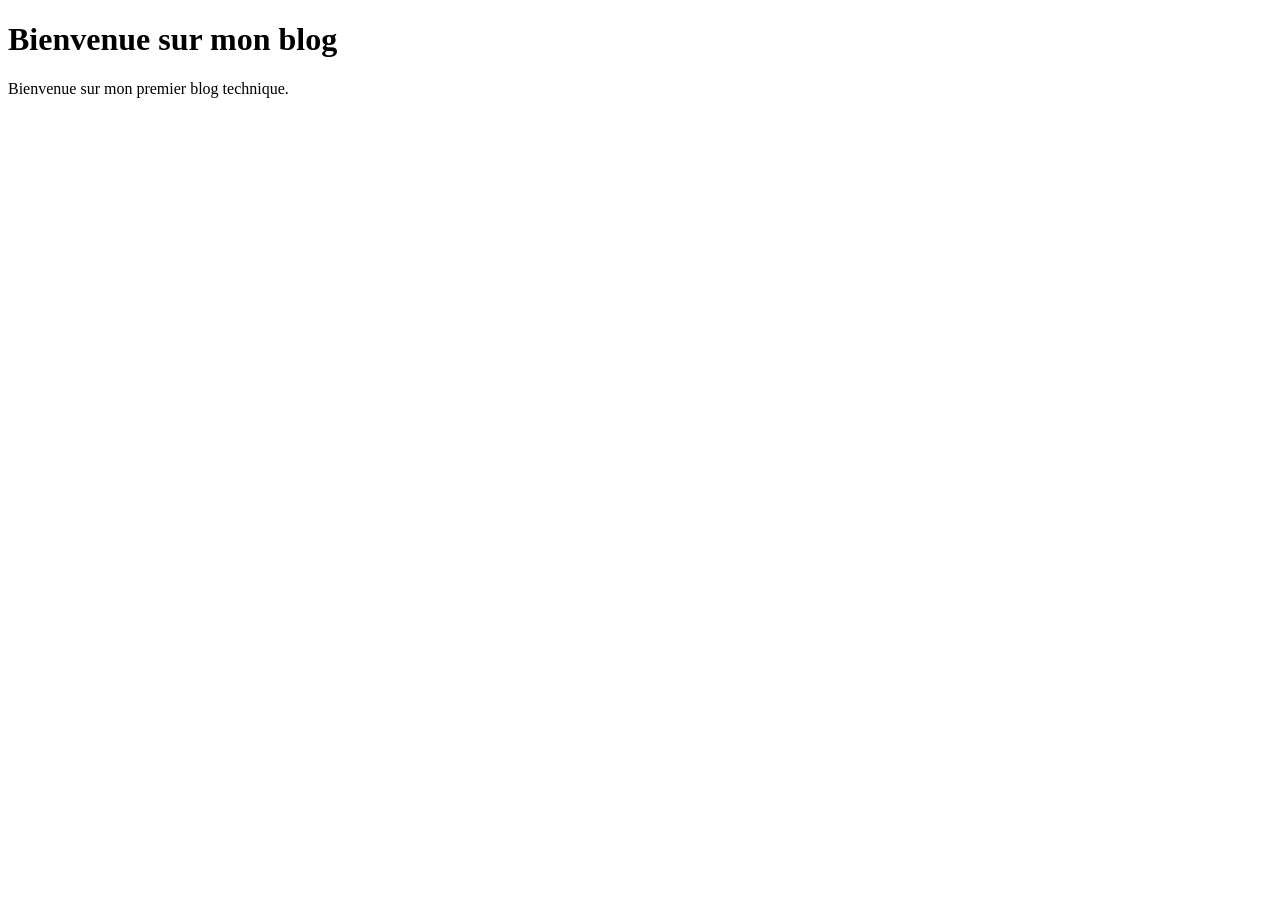
<file: index.html>
<!DOCTYPE html>
<html lang="fr">
<head>
    <meta charset="UTF-8">
    <meta name="viewport" content="width=device-width, initial-scale=1.0">
    <title>Mon premier blog</title>
</head>
<body>
    <h1>Bienvenue sur mon blog</h1>
    <p>Bienvenue sur mon premier blog technique.</p>
</body>
</html>
</file>
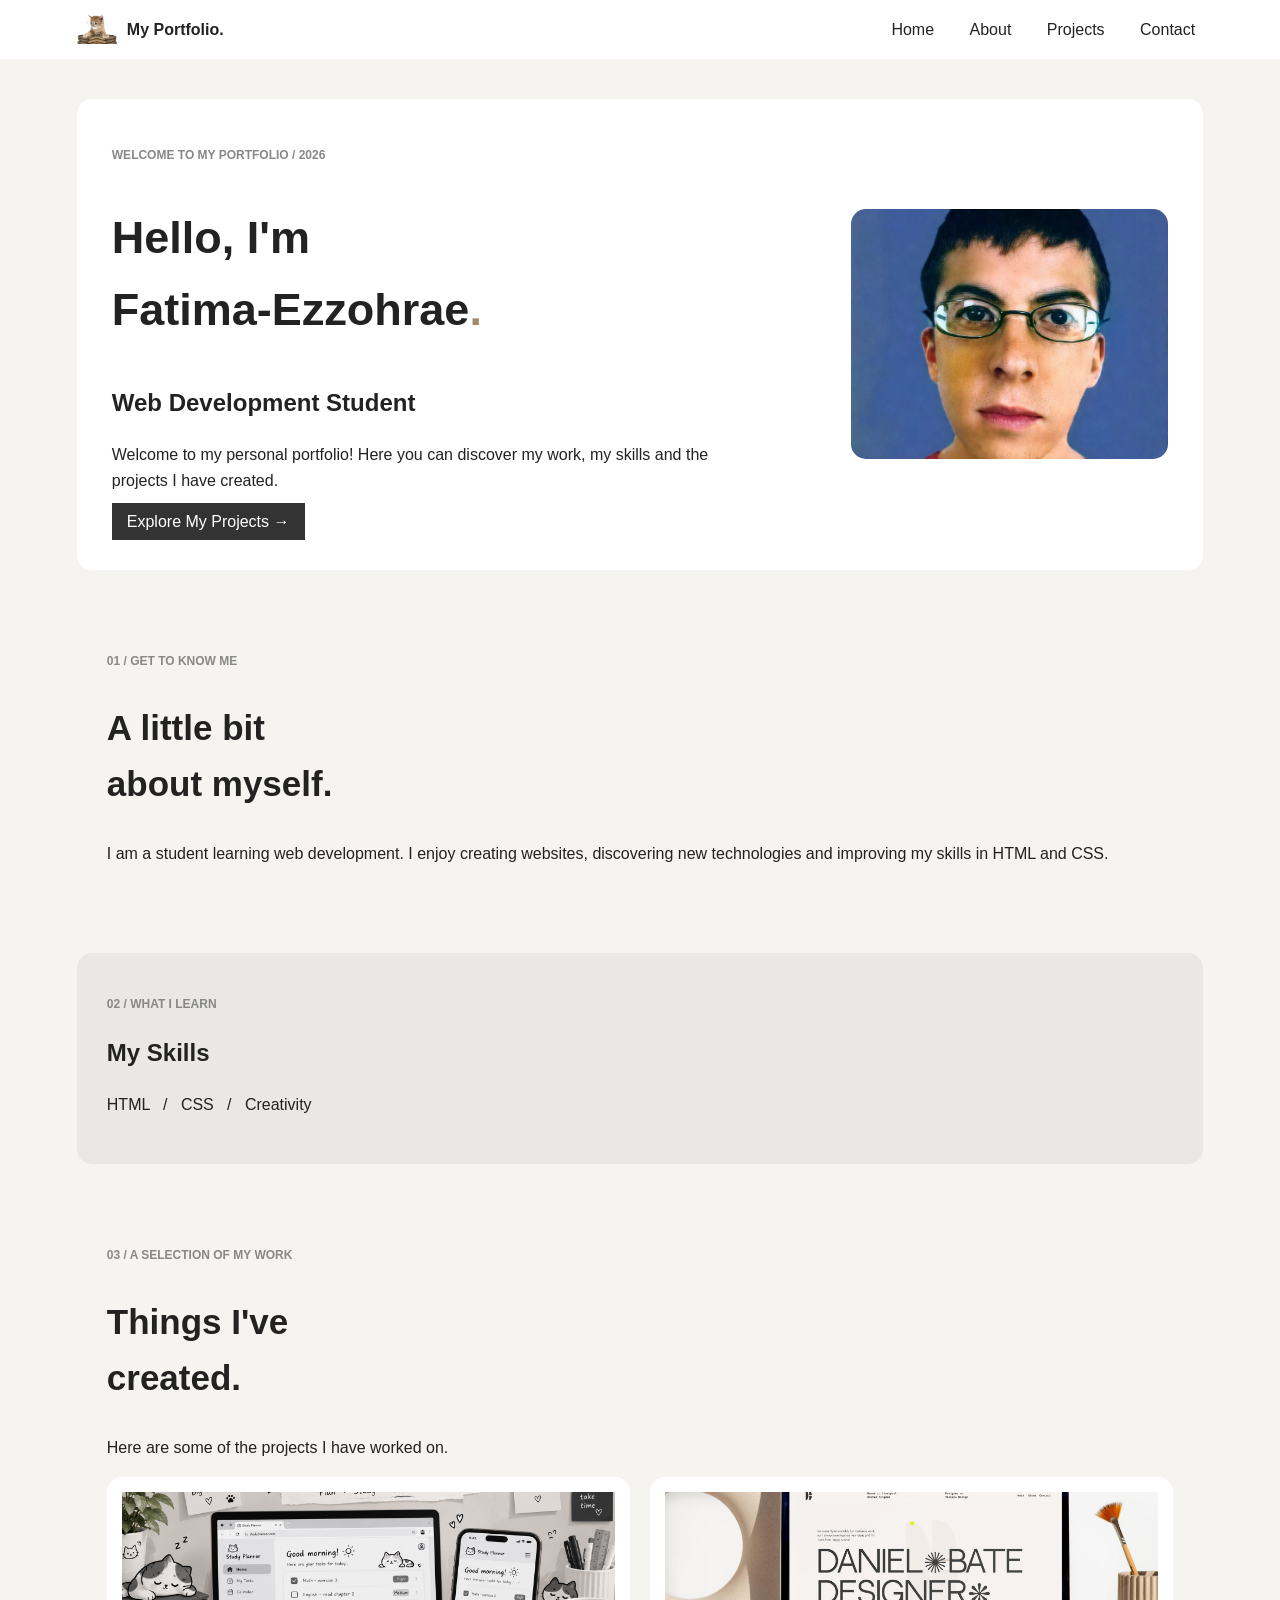
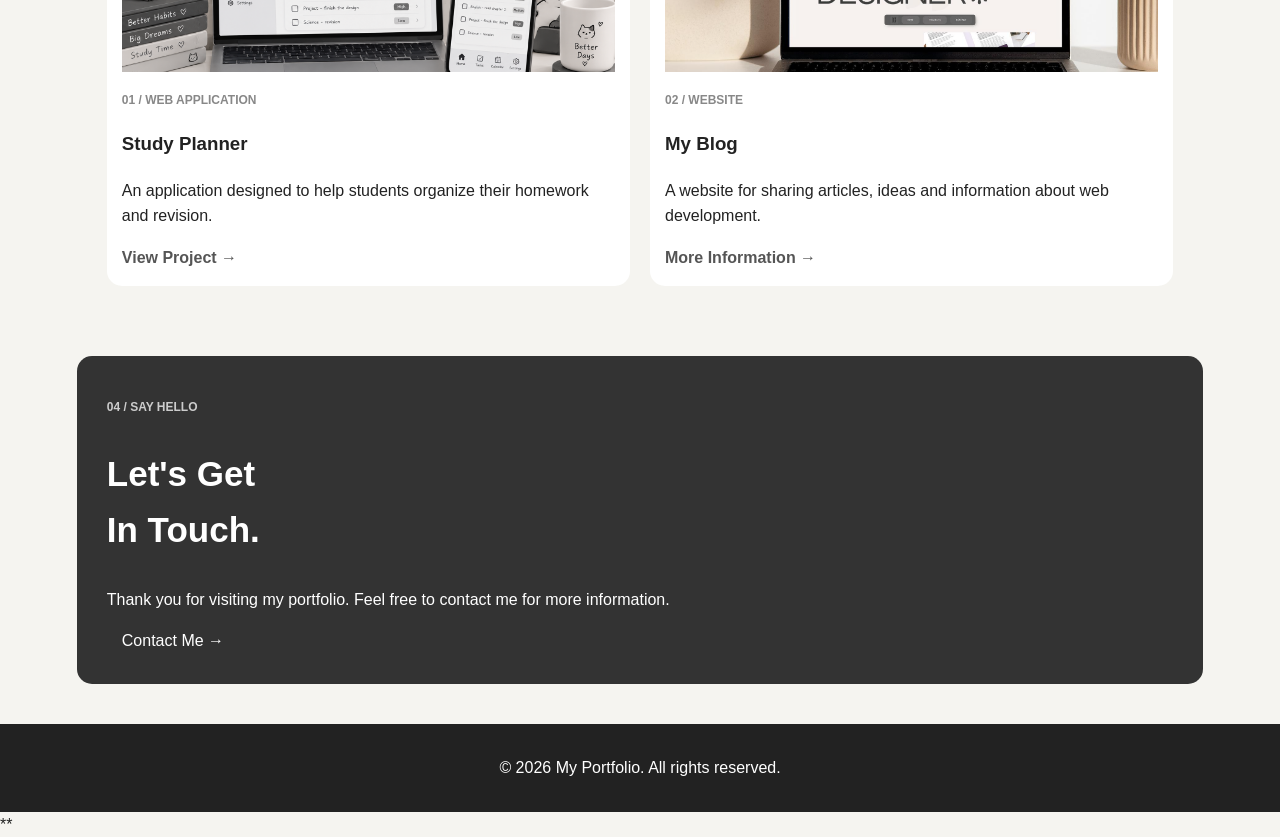
<file: Prototype/index.html>
<!DOCTYPE html>
<html lang="en">
<head>
    <meta charset="UTF-8">
    <meta name="viewport" content="width=device-width, initial-scale=1.0">
    <title>Home - My Portfolio</title>
    <link rel="stylesheet" href="css/home.css">
</head>
<body>

    <header>
        <a href="index.html" class="logo">
            <img src="images/logo.jpg" alt="Logo">
            <span>My Portfolio.</span>
        </a>
        <nav>
            <a href="index.html">Home</a>
            <a href="#about">About</a>
            <a href="#projects">Projects</a>
            <a href="#contact">Contact</a>
        </nav>
    </header>

    <main>
        <section class="hero">
            <div class="hero-text">
                <p class="small-title">WELCOME TO MY PORTFOLIO / 2026</p>
                <h1>Hello, I'm<br>Fatima-Ezzohrae<span>.</span></h1>
                <h2>Web Development Student</h2>
                <p>Welcome to my personal portfolio!
                Here you can discover my work, my skills
                and the projects I have created.</p>
                <a href="#projects" class="button">Explore My Projects →</a>
            </div>
            <img src="images/profile.jpg" alt="My photo">
        </section>

        <section class="about" id="about">
            <p class="small-title">01 / GET TO KNOW ME</p>
            <h2>A little bit<br>about myself.</h2>
            <p>I am a student learning web development.
            I enjoy creating websites, discovering new technologies
            and improving my skills in HTML and CSS.</p>
        </section>

        <section class="skills">
            <p class="small-title">02 / WHAT I LEARN</p>
            <h2>My Skills</h2>
            <p>HTML &nbsp; / &nbsp; CSS &nbsp; / &nbsp; Creativity</p>
        </section>

        <section class="projects" id="projects">
            <p class="small-title">03 / A SELECTION OF MY WORK</p>
            <h2>Things I've<br>created.</h2>
            <p>Here are some of the projects I have worked on.</p>

            <div class="project-container">
                <article class="project-card">
                    <img src="images/projectidea.png" alt="Study Planner">
                    <p class="small-title">01 / WEB APPLICATION</p>
                    <h3>Study Planner</h3>
                    <p>An application designed to help students
                    organize their homework and revision.</p>
                    <a href="exemple2.html">View Project →</a>
                </article>

                <article class="project-card">
                    <img src="images/blog.png" alt="Blog project">
                    <p class="small-title">02 / WEBSITE</p>
                    <h3>My Blog</h3>
                    <p>A website for sharing articles, ideas
                    and information about web development.</p>
                    <a href="#contact">More Information →</a>
                </article>
            </div>
        </section>

        <section class="contact" id="contact">
            <p class="small-title">04 / SAY HELLO</p>
            <h2>Let's Get<br>In Touch.</h2>
            <p>Thank you for visiting my portfolio.
            Feel free to contact me for more information.</p>
            <a href="mailto:your-email@example.com" class="button">
                Contact Me →
            </a>
        </section>
    </main>

    <footer>
        <p>© 2026 My Portfolio. All rights reserved.</p>
    </footer>

</body>
</html>
**
</file>
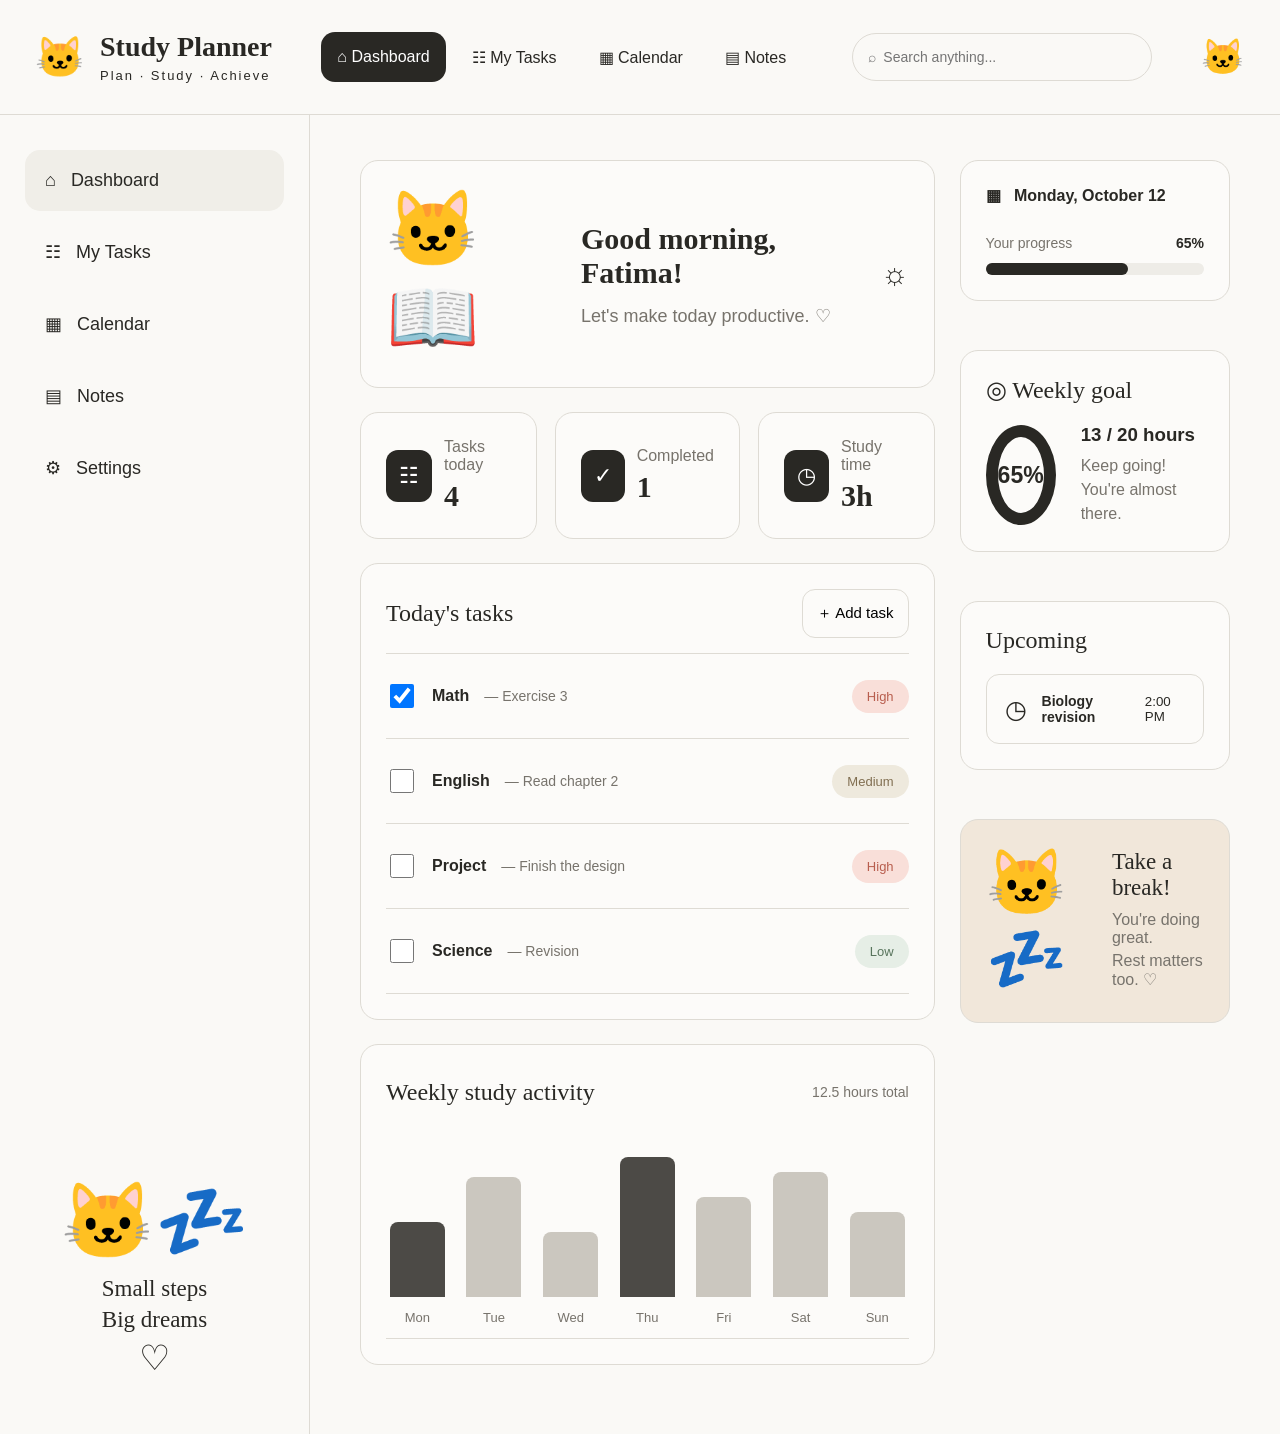
<file: realisation/index.html>
<!DOCTYPE html>
<html lang="en">
<head>
    <meta charset="UTF-8">
    <meta name="viewport" content="width=device-width, initial-scale=1.0">
    <title>Study Planner Dashboard</title>
    <link rel="stylesheet" href="style.css">
</head>

<body>
    <header class="top-header">
        <div class="logo">
            <span class="cat-logo">🐱</span>
            <div>
                <h1>Study Planner</h1>
                <p>Plan · Study · Achieve</p>
            </div>
        </div>
        <nav class="top-nav">
            <a href="#" class="active">⌂ Dashboard</a>
            <a href="#">☷ My Tasks</a>
            <a href="#">▦ Calendar</a>
            <a href="#">▤ Notes</a>
        </nav>
        <input type="text" placeholder="⌕  Search anything..." class="search">
        <span class="small-cat">🐱</span>
    </header>
    <div class="page">
        <aside class="sidebar">
            <nav class="side-nav">
                <a href="#" class="selected">⌂ &nbsp; Dashboard</a>
                <a href="#">☷ &nbsp; My Tasks</a>
                <a href="#">▦ &nbsp; Calendar</a>
                <a href="#">▤ &nbsp; Notes</a>
                <a href="#">⚙ &nbsp; Settings</a>
            </nav>
            <div class="sidebar-bottom">
                <div class="sleeping-cat">🐱💤</div>
                <p>Small steps</p>
                <p>Big dreams</p>
                <span>♡</span>
            </div>
        </aside>
        <main class="dashboard">
            <div class="content">
                <section class="left-column">
                    <div class="welcome card">
                        <div class="welcome-cat">🐱📖</div>
                        <div>
                            <h2>Good morning, Fatima!</h2>
                            <p>Let's make today productive. ♡</p>
                        </div>
                        <span class="sun">☼</span>
                    </div>
                    <div class="statistics">
                        <div class="stat-card card">
                            <span class="stat-icon">☷</span>
                            <div>
                                <p>Tasks today</p>
                                <h2>4</h2>
                            </div>
                        </div>
                        <div class="stat-card card">
                            <span class="stat-icon">✓</span>
                            <div>
                                <p>Completed</p>
                                <h2>1</h2>
                            </div>
                        </div>
                        <div class="stat-card card">
                            <span class="stat-icon">◷</span>
                            <div>
                                <p>Study time</p>
                                <h2>3h</h2>
                            </div>
                        </div>
                    </div>
                    <div class="tasks card">
                        <div class="section-heading">
                            <h2>Today's tasks</h2>
                            <button>＋ Add task</button>
                        </div>
                        <div class="task-row">
                            <input type="checkbox" checked>
                            <strong>Math</strong>
                            <p>— Exercise 3</p>
                            <span class="priority high">High</span>
                        </div>
                        <div class="task-row">
                            <input type="checkbox">
                            <strong>English</strong>
                            <p>— Read chapter 2</p>
                            <span class="priority medium">Medium</span>
                        </div>
                        <div class="task-row">
                            <input type="checkbox">
                            <strong>Project</strong>
                            <p>— Finish the design</p>
                            <span class="priority high">High</span>
                        </div>
                        <div class="task-row">
                            <input type="checkbox">
                            <strong>Science</strong>
                            <p>— Revision</p>
                            <span class="priority low">Low</span>
                        </div>
                    </div>
                    <div class="activity card">
                        <div class="activity-heading">
                            <h2>Weekly study activity</h2>
                            <p>12.5 hours total</p>
                        </div>
                        <div class="chart">
                            <div class="day">
                                <div class="bar dark-bar monday"></div>
                                <p>Mon</p>
                            </div>
                            <div class="day">
                                <div class="bar tuesday"></div>
                                <p>Tue</p>
                            </div>
                            <div class="day">
                                <div class="bar wednesday"></div>
                                <p>Wed</p>
                            </div>
                            <div class="day">
                                <div class="bar dark-bar thursday"></div>
                                <p>Thu</p>
                            </div>
                            <div class="day">
                                <div class="bar friday"></div>
                                <p>Fri</p>
                            </div>
                            <div class="day">
                                <div class="bar saturday"></div>
                                <p>Sat</p>
                            </div>
                            <div class="day">
                                <div class="bar sunday"></div>
                                <p>Sun</p>
                            </div>
                        </div>
                    </div>
                </section>
                <section class="right-column">
                    <div class="date-card card">
                        <h3>▦ &nbsp; Monday, October 12</h3>
                        <div class="progress-text">
                            <p>Your progress</p>
                            <strong>65%</strong>
                        </div>
                        <div class="progress-bar">
                            <div class="progress-value"></div>
                        </div>
                    </div>
                    <div class="goal card">
                        <h2>◎ Weekly goal</h2>
                        <div class="goal-content">
                            <div class="circle">
                                <strong>65%</strong>
                            </div>
                            <div>
                                <h3>13 / 20 hours</h3>
                                <p>Keep going! You're almost there.</p>
                            </div>
                        </div>
                    </div>
                    <div class="upcoming card">
                        <h2>Upcoming</h2>
                        <div class="upcoming-task">
                            <span>◷</span>
                            <strong>Biology revision</strong>
                            <small>2:00 PM</small>
                        </div>
                    </div>
                    <div class="break-card">
                        <div class="break-cat">🐱💤</div>
                        <div>
                            <h2>Take a break!</h2>
                            <p>You're doing great.</p>
                            <p>Rest matters too. ♡</p>
                        </div>
                    </div>
                </section>
            </div>
        </main>
    </div>
</body>
</html>
</file>
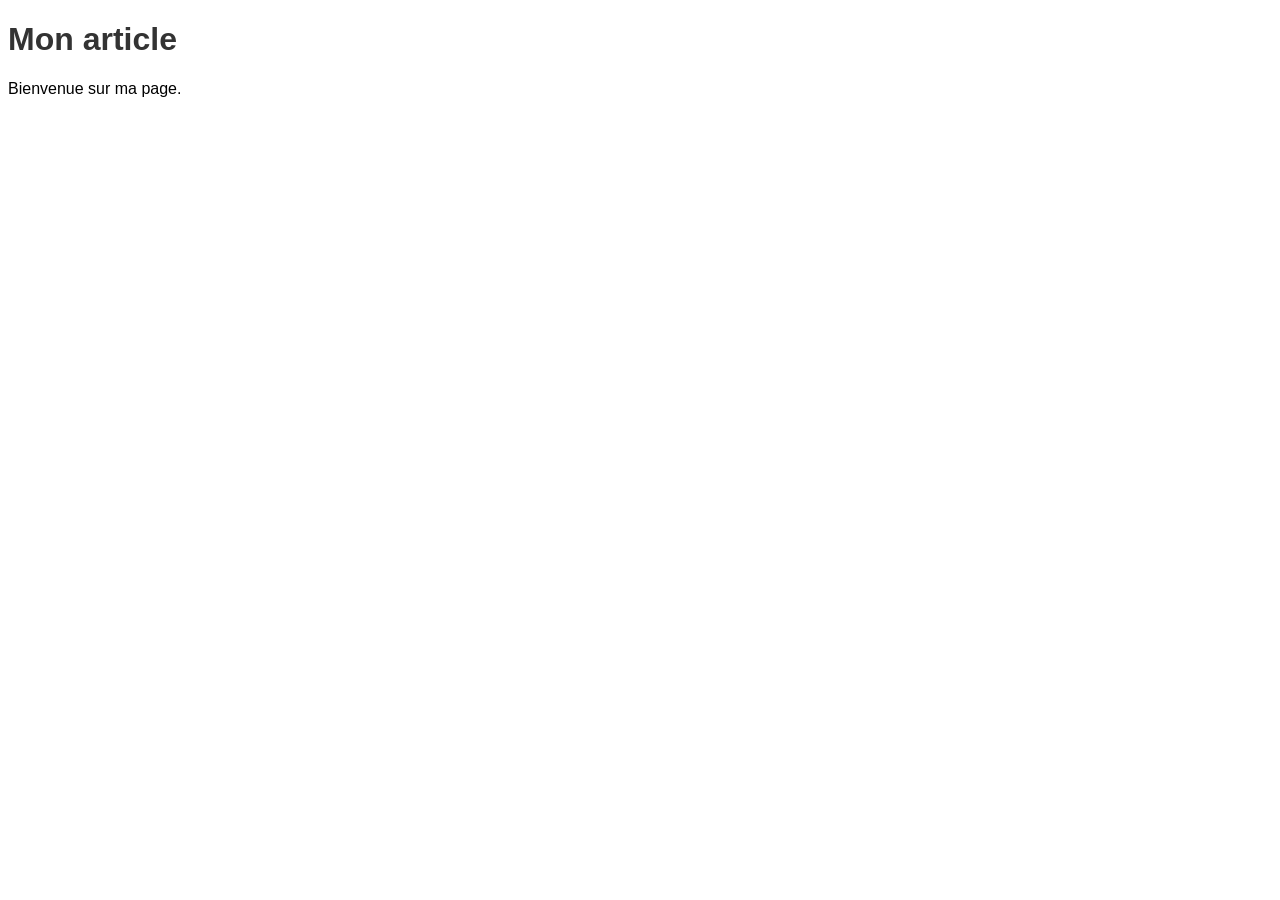
<file: T15/index.html>
<!DOCTYPE html>
<html lang="fr">
<head>
    <meta charset="UTF-8">
    <meta name="viewport" content="width=device-width, initial-scale=1.0">
    <title>Mon article</title>
    <link rel="stylesheet" href="style.css">
</head>
<body>
    <h1>Mon article</h1>
    <p>Bienvenue sur ma page.</p>
    <script src="script.js" defer></script>
</body>
</html>
</file>
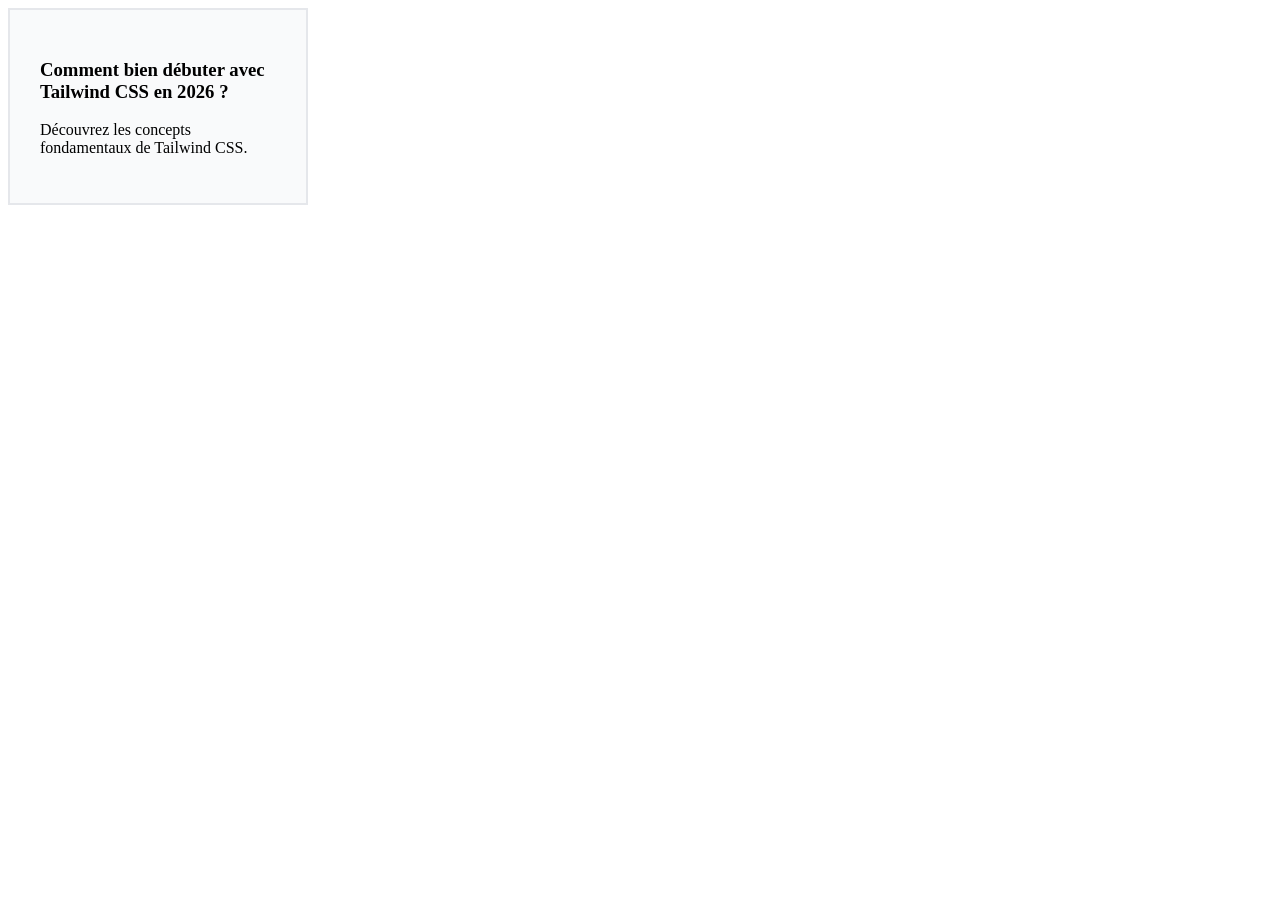
<file: T20/index.html>
<!DOCTYPE html>
<html lang="fr">
<head>
    <meta charset="UTF-8">
    <title>Mon Blog</title>
    <link rel="stylesheet" href="css/global.css">
    <link rel="stylesheet" href="css/components.css">
</head>
<body>
    <div class="carte-article">
        <div class="carte-contenu">
            <h3>Comment bien débuter avec Tailwind CSS en 2026 ?</h3>
            <p>Découvrez les concepts fondamentaux de Tailwind CSS.</p>
        </div>
    </div>
</body>
</html>
</file>
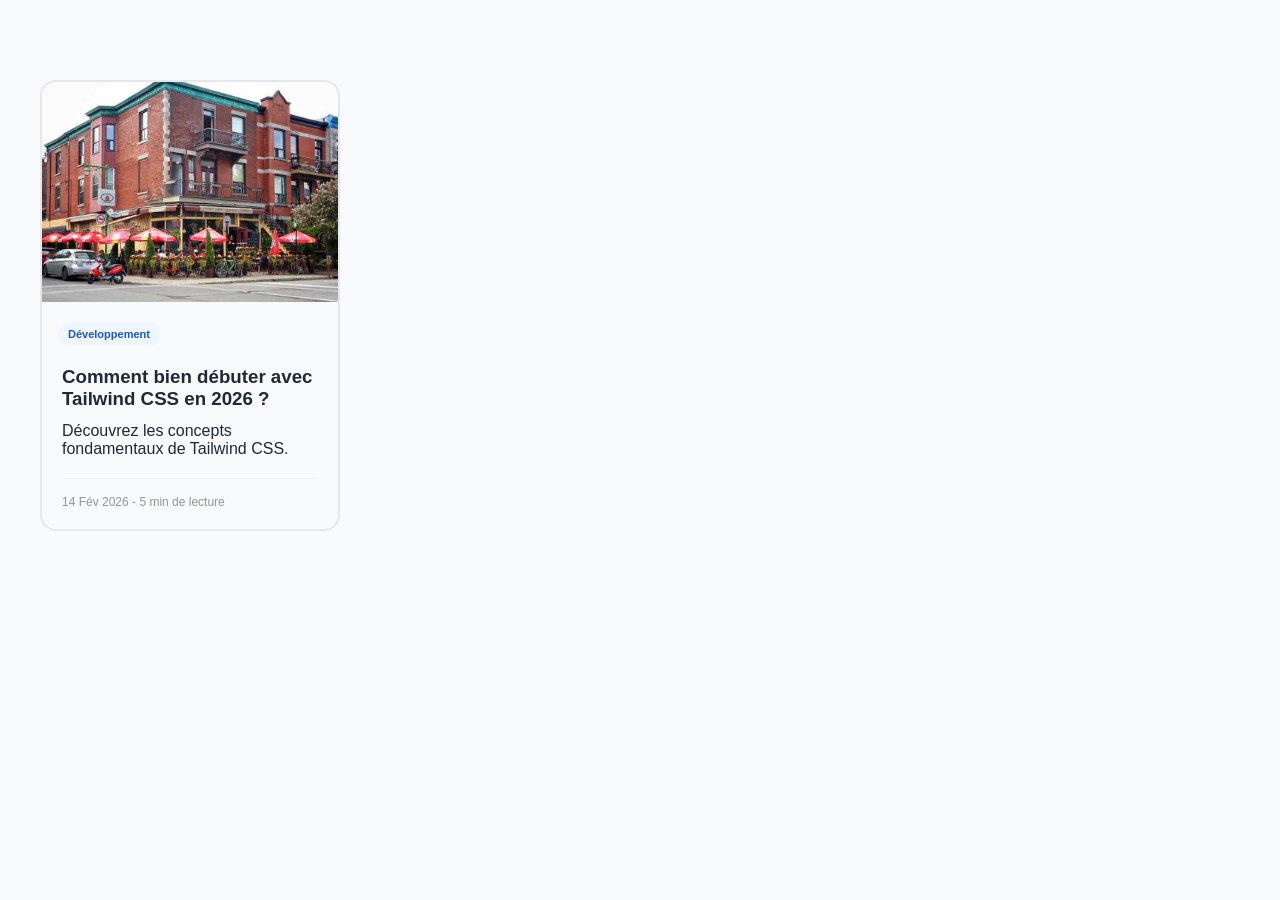
<file: T24/index.html>
<!DOCTYPE html>
<html lang="fr">
<head>
    <meta charset="UTF-8">
    <title>Mon Blog</title>
    <link rel="stylesheet" href="css/global.css">
    <link rel="stylesheet" href="css/components.css">
    <link rel="stylesheet" href="css/pages.css">
</head>
<body>
    
    <section class="section-articles">
        <div class="conteneur-articles">
            
            <div class="carte-article">
                <a href="#" class="carte-image">
                    <img src="photo.jpg" alt="Code source">
                </a>
                 <span class="etiquette-categorie bleu">Développement</span>
                <div class="carte-contenu">
                    <h3>Comment bien débuter avec Tailwind CSS en 2026 ?</h3>
                    <p>Découvrez les concepts fondamentaux de Tailwind CSS.</p>
                     <div class="carte-meta">
            <span>14 Fév 2026</span>
            <span>- 5 min de lecture</span>
        </div>
                </div>
            </div>
        </div>
    </section>

</body>
</html>
</file>
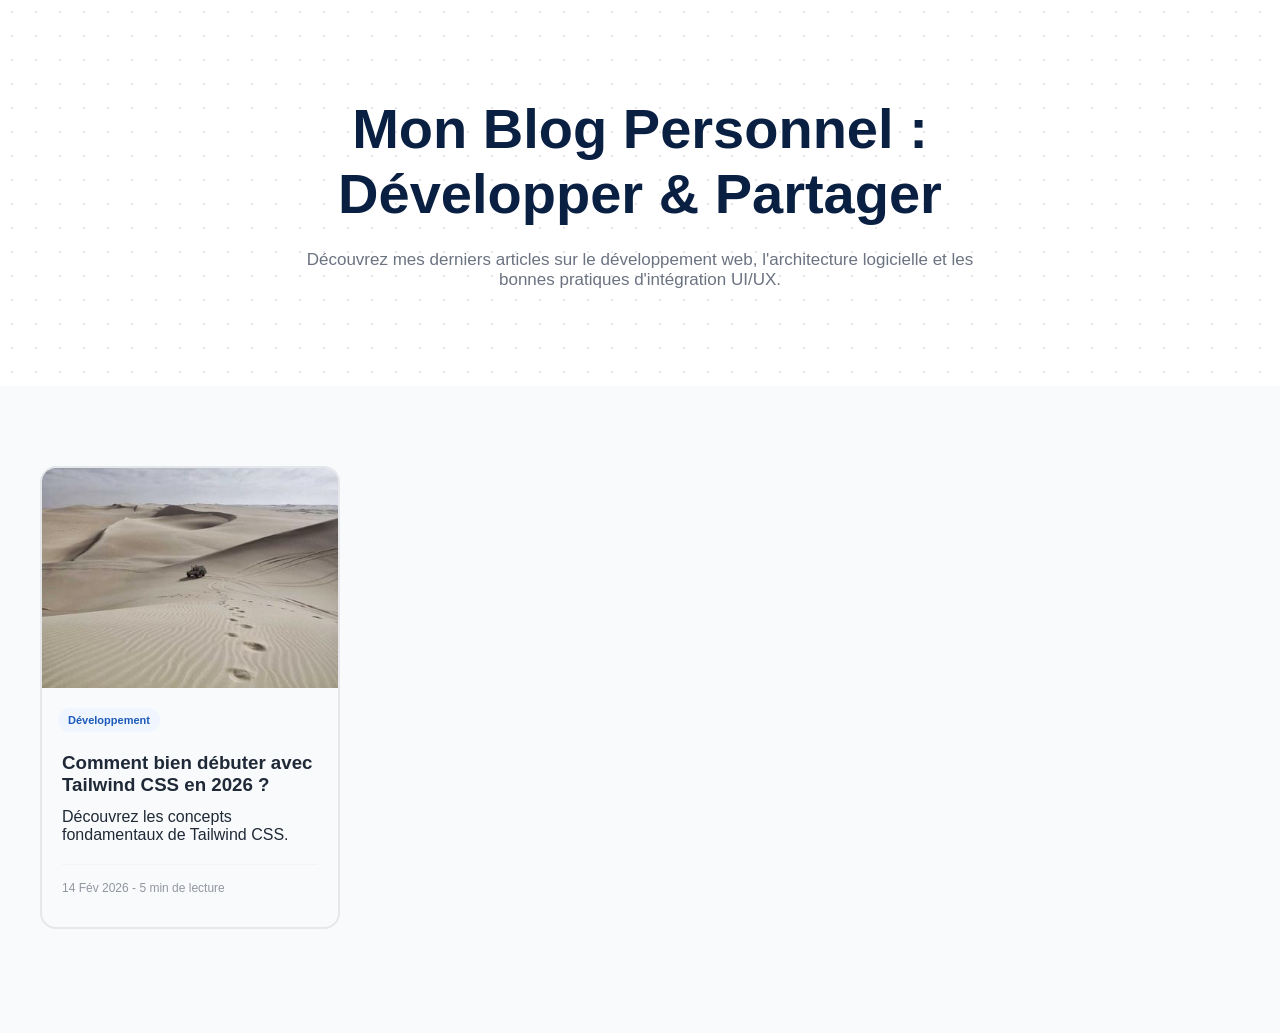
<file: T25/index.html>
<!DOCTYPE html>
<html lang="fr">
<head>
    <meta charset="UTF-8">
    <title>Mon Blog</title>
    <link rel="stylesheet" href="css/global.css">
    <link rel="stylesheet" href="css/components.css">
    <link rel="stylesheet" href="css/pages.css">
</head>
<body>
    <section class="banniere-accueil">
        <h1>Mon Blog Personnel :<br><span>Développer &amp; Partager</span></h1>
        
        <p>Découvrez mes derniers articles sur le développement web, l'architecture logicielle et les bonnes pratiques d'intégration UI/UX.</p>
    </section>
    
    <section class="section-articles">
        <div class="conteneur-articles">
            
            <div class="carte-article">
                <a href="#" class="carte-image">
                    <img src="photo.jpg" alt="Code source">
                </a>

                <span class="etiquette-categorie bleu">Développement</span>

                <div class="carte-contenu">
                    <h3>Comment bien débuter avec Tailwind CSS en 2026 ?</h3>
                    <p>Découvrez les concepts fondamentaux de Tailwind CSS.</p>

                    <div class="carte-meta">
                        <span>14 Fév 2026</span>
                        <span>- 5 min de lecture</span>
                    </div>
                </div>
            </div>

        </div>
    </section>

</body>
</html>
</file>
<file: Prototype/css/home.css>
body {
    margin: 0;
    font-family: Arial, sans-serif;
    background-color: #f5f4f0;
    color: #222;
    line-height: 1.6;
}

header {
    background-color: white;
    padding: 15px 6%;
    display: flex;
    justify-content: space-between;
    align-items: center;
}

.logo {
    display: flex;
    align-items: center;
    text-decoration: none;
    color: #222;
    font-weight: bold;
}

.logo img {
    width: 40px;
    margin-right: 10px;
}

nav a {
    color: #222;
    text-decoration: none;
    margin-left: 15px;
    padding: 8px;
}

nav a:hover {
    background-color: #e9e8e5;
}

.hero {
    background-color: white;
    margin: 40px 6%;
    padding: 35px;
    display: flex;
    align-items: center;
    justify-content: space-between;
    border-radius: 15px;
}

.hero-text {
    width: 60%;
}

.hero h1 {
    font-size: 45px;
}

.hero h1 span {
    color: #a58b6b;
}

.hero img {
    width: 30%;
    height: 250px;
    object-fit: cover;
    border-radius: 15px;
}

.small-title {
    color: #888;
    font-size: 12px;
    font-weight: bold;
}

.button {
    background-color: #333;
    color: white;
    padding: 10px 15px;
    text-decoration: none;
}

.about, .skills, .projects, .contact {
    margin: 40px 6%;
    padding: 30px;
}

.about h2, .projects h2, .contact h2 {
    font-size: 35px;
}

.skills {
    background-color: #e9e8e5;
    border-radius: 15px;
}

.project-container {
    display: flex;
    gap: 20px;
}

.project-card {
    background-color: white;
    padding: 15px;
    width: 50%;
    border-radius: 15px;
}

.project-card img {
    width: 100%;
    height: 180px;
    object-fit: cover;
}

.project-card a {
    color: #555;
    text-decoration: none;
    font-weight: bold;
}

.contact {
    background-color: #333;
    color: white;
    border-radius: 15px;
}

.contact .small-title {
    color: #ccc;
}

footer {
    background-color: #222;
    color: white;
    text-align: center;
    padding: 15px;
}
</file>
<file: realisation/style.css>
* {
    box-sizing: border-box;
}
body {
    margin: 0;
    background-color: #faf9f6;
    color: #292824;
    font-family: Arial, sans-serif;
}
.top-header {
    height: 115px;
    padding: 20px 35px;
    display: flex;
    align-items: center;
    justify-content: space-between;
    border-bottom: 1px solid #dedbd4;
}
.logo {
    display: flex;
    align-items: center;
    gap: 15px;
}
.cat-logo {
    font-size: 40px;
}
.logo h1 {
    font-family: "Comic Sans MS", cursive;
    font-size: 28px;
    margin: 0;
}
.logo p {
    font-size: 13px;
    letter-spacing: 2px;
    margin: 5px 0 0;
}
.top-nav {
    display: flex;
    align-items: center;
    gap: 10px;
}
.top-nav a {
    text-decoration: none;
    color: #292824;
    padding: 16px;
    border-radius: 14px;
}
.top-nav .active {
    background-color: #292824;
    color: white;
}
.search {
    width: 300px;
    padding: 15px;
    border: 1px solid #dedbd4;
    border-radius: 30px;
    background-color: #faf9f6;
    font-size: 14px;
}
.small-cat {
    font-size: 35px;
}
.page {
    display: flex;
}
.sidebar {
    width: 310px;
    min-height: 1000px;
    padding: 35px 25px;
    border-right: 1px solid #dedbd4;
    display: flex;
    flex-direction: column;
    justify-content: space-between;
}
.side-nav {
    display: flex;
    flex-direction: column;
    gap: 10px;
}
.side-nav a {
    text-decoration: none;
    color: #292824;
    padding: 20px;
    font-size: 18px;
    border-radius: 15px;
}
.side-nav .selected {
    background-color: #f0eee8;
}
.sidebar-bottom {
    text-align: center;
    margin-bottom: 20px;
    font-family: "Comic Sans MS", cursive;
    font-size: 23px;
}
.sleeping-cat {
    font-size: 75px;
    margin-bottom: 10px;
}
.sidebar-bottom p {
    margin: 5px;
}
.sidebar-bottom span {
    font-size: 35px;
}
.dashboard {
    flex: 1;
    padding: 45px 50px;
}
.content {
    display: flex;
    align-items: flex-start;
    gap: 25px;
}
.left-column {
    width: 68%;
}
.right-column {
    width: 32%;
    display: flex;
    flex-direction: column;
    gap: 25px;
}
.card {
    background-color: #fcfbf9;
    border: 1px solid #dedbd4;
    border-radius: 18px;
    padding: 25px;
    margin-bottom: 24px;
}
.welcome {
    display: flex;
    align-items: center;
    gap: 25px;
    min-height: 155px;
}
.welcome-cat {
    font-size: 75px;
}
.welcome h2 {
    font-family: "Comic Sans MS", cursive;
    font-size: 30px;
    margin: 0 0 15px;
}
.welcome p {
    color: #77736c;
    font-size: 18px;
    margin: 0;
}
.sun {
    margin-left: auto;
    font-size: 30px;
}
.statistics {
    display: flex;
    gap: 18px;
}
.stat-card {
    flex: 1;
    display: flex;
    align-items: center;
    gap: 12px;
    min-height: 110px;
}
.stat-icon {
    background-color: #292824;
    color: white;
    padding: 13px;
    border-radius: 12px;
    font-size: 22px;
}
.stat-card p {
    color: #77736c;
    margin: 0 0 5px;
}
.stat-card h2 {
    font-family: "Comic Sans MS", cursive;
    font-size: 30px;
    margin: 0;
}
.section-heading {
    display: flex;
    align-items: center;
    justify-content: space-between;
    border-bottom: 1px solid #dedbd4;
    padding-bottom: 15px;
}
.section-heading h2,
.activity h2,
.upcoming h2,
.goal h2 {
    font-family: "Comic Sans MS", cursive;
    font-size: 24px;
    font-weight: normal;
    margin: 0;
}
.section-heading button {
    background-color: #fcfbf9;
    border: 1px solid #dedbd4;
    border-radius: 13px;
    padding: 14px;
    font-size: 15px;
}
.task-row {
    display: flex;
    align-items: center;
    gap: 15px;
    padding: 20px 0;
    border-bottom: 1px solid #dedbd4;
}
.task-row input {
    width: 24px;
    height: 24px;
}
.task-row strong {
    font-size: 16px;
}
.task-row p {
    color: #77736c;
    font-size: 14px;
}
.priority {
    margin-left: auto;
    padding: 9px 15px;
    border-radius: 20px;
    font-size: 13px;
}
.high {
    background-color: #f9dfd9;
    color: #b85e4e;
}
.medium {
    background-color: #eee9dd;
    color: #806e50;
}
.low {
    background-color: #e6eee6;
    color: #58745c;
}
.activity-heading {
    display: flex;
    align-items: center;
    justify-content: space-between;
}
.activity-heading p {
    color: #77736c;
    font-size: 14px;
}
.chart {
    display: flex;
    justify-content: space-between;
    align-items: flex-end;
    height: 200px;
    margin-top: 25px;
    border-bottom: 1px solid #dedbd4;
}
.day {
    display: flex;
    flex-direction: column;
    align-items: center;
    justify-content: flex-end;
    height: 100%;
    width: 12%;
}
.bar {
    width: 55px;
    background-color: #cbc7bf;
    border-radius: 8px 8px 0 0;
}
.dark-bar {
    background-color: #4c4a46;
}
.monday {
    height: 75px;
}
.tuesday {
    height: 120px;
}
.wednesday {
    height: 65px;
}

.thursday {
    height: 140px;
}

.friday {
    height: 100px;
}

.saturday {
    height: 125px;
}

.sunday {
    height: 85px;
}

.day p {
    color: #77736c;
    font-size: 13px;
}
.date-card h3 {
    font-size: 16px;
    margin: 0 0 30px;
}

.progress-text {
    display: flex;
    justify-content: space-between;
    margin-bottom: 12px;
    font-size: 14px;
}

.progress-text p {
    margin: 0;
    color: #77736c;
}

.progress-bar {
    width: 100%;
    height: 12px;
    background-color: #eeece7;
    border-radius: 10px;
}

.progress-value {
    width: 65%;
    height: 12px;
    background-color: #292824;
    border-radius: 10px;
}
.goal h2 {
    margin-bottom: 20px;
}

.goal-content {
    display: flex;
    align-items: center;
    gap: 25px;
}

.circle {
    width: 100px;
    height: 100px;
    border: 12px solid #292824;
    border-radius: 50%;
    display: flex;
    align-items: center;
    justify-content: center;
    font-size: 23px;
}

.goal-content h3 {
    margin: 0 0 8px;
}

.goal-content p {
    color: #77736c;
    margin: 0;
    line-height: 1.5;
}
.upcoming h2 {
    margin-bottom: 20px;
}

.upcoming-task {
    display: flex;
    align-items: center;
    gap: 15px;
    border: 1px solid #dedbd4;
    border-radius: 13px;
    padding: 18px;
}

.upcoming-task span {
    font-size: 25px;
}

.upcoming-task strong {
    font-size: 14px;
}

.upcoming-task small {
    margin-left: auto;
}
.break-card {
    background-color: #f1e7da;
    border: 1px solid #dedbd4;
    border-radius: 18px;
    padding: 25px;
    display: flex;
    align-items: center;
    gap: 20px;
}

.break-cat {
    font-size: 65px;
}

.break-card h2 {
    font-family: "Comic Sans MS", cursive;
    font-size: 23px;
    font-weight: normal;
    margin: 0 0 10px;
}

.break-card p {
    color: #77736c;
    margin: 5px 0;
}
</file>
<file: T15/style.css>
body { font-family: Arial, sans-serif; }
        h1 { color: #333; }
</file>
<file: T20/css/global.css>
* {
    box-sizing: border-box;
}
</file>
<file: T20/css/components.css>
.carte-article {
    width: 300px;
    background: #f9fafb;
    border: 2px solid #e5e7eb;
}
.carte-contenu {
    padding: 30px;
}
</file>
<file: T24/css/global.css>
* {
    box-sizing: border-box;
}
</file>
<file: T24/css/components.css>
.carte-article {
    width: 300px;
    background: #f9fafb;
    border: 2px solid #e5e7eb;
    margin-bottom: 24px;
    border-radius: 16px;
    overflow: hidden;
}
.carte-contenu {
    padding: 20px;
}

.carte-contenu h3 {
    margin: 0;
}

.carte-contenu p {
    margin: 12px 0; 
}

.carte-image {
    display: block; 
}

.carte-image img {
    width: 100%;
    height: 220px;
    object-fit: cover;
}
.etiquette-categorie {
    display: inline-block;
    margin: 16px 16px 0;
    padding: 6px 10px;
    font-size: 11px;
    font-weight: 700;
    border-radius: 99px;
    background: #f0f6ff;
    color: #1c5bba;
}

.carte-meta {
    margin-top: 20px;
    padding-top: 16px;
    font-size: 12px;
    color: #9196a0;
    border-top: 1px solid #f3f4f6;
}
</file>
<file: T24/css/pages.css>
.conteneur-articles {
    max-width: 1200px;
    margin: 0 auto; 
}

.section-articles {
    padding: 80px 24px;
}
body {
    margin: 0;
    background: #f9fafb;
    font-family: Arial, sans-serif;
    color: #1f2937;
}
</file>
<file: T25/css/global.css>
* {
    box-sizing: border-box;
}
body {
    margin: 0;
    background: #f9fafb;
    font-family: Arial, sans-serif;
    color: #1f2937;
}
</file>
<file: T25/css/components.css>
.carte-article {
    width: 300px;
    background: #f9fafb;
    border: 2px solid #e5e7eb;
    margin-bottom: 24px;
    border-radius: 16px;
    overflow: hidden;
}
.carte-contenu {
    padding: 20px;
}

.carte-contenu h3 {
    margin: 0;
}

.carte-contenu p {
    margin: 12px 0; 
}

.carte-image {
    display: block; 
}

.carte-image img {
    width: 100%;
    height: 220px;
    object-fit: cover;
}
.etiquette-categorie {
    display: inline-block;
    margin: 16px 16px 0;
    padding: 6px 10px;
    font-size: 11px;
    font-weight: 700;
    border-radius: 99px;
    background: #f0f6ff;
    color: #1c5bba;
}

.carte-meta {
    margin-top: 20px;
    padding-top: 16px;
    font-size: 12px;
    color: #9196a0;
    border-top: 1px solid #f3f4f6;
    padding-bottom: 12px;
}
</file>
<file: T25/css/pages.css>
.conteneur-articles {
    max-width: 1200px;
    margin: 0 auto; 
}

.section-articles {
    padding: 80px 24px;
}
.banniere-accueil {
    padding: 96px 24px;
    text-align: center;
    background: #ffffff;
    background-image: radial-gradient(#e5e7eb 1px, transparent 1px);
    background-size: 24px 24px;
}

.banniere-accueil h1 {
    max-width: 850px;
    margin: 0 auto; /* Centre le titre de 850px au milieu de la page */
    font-size: 56px;
    color: #0a2042;
}

.banniere-accueil p {
    max-width: 680px;
    margin: 24px auto 0; /* 24px en haut, Auto à gauche/droite, 0 en bas */
    font-size: 17px;
    color: #6b7280;
}
</file>
